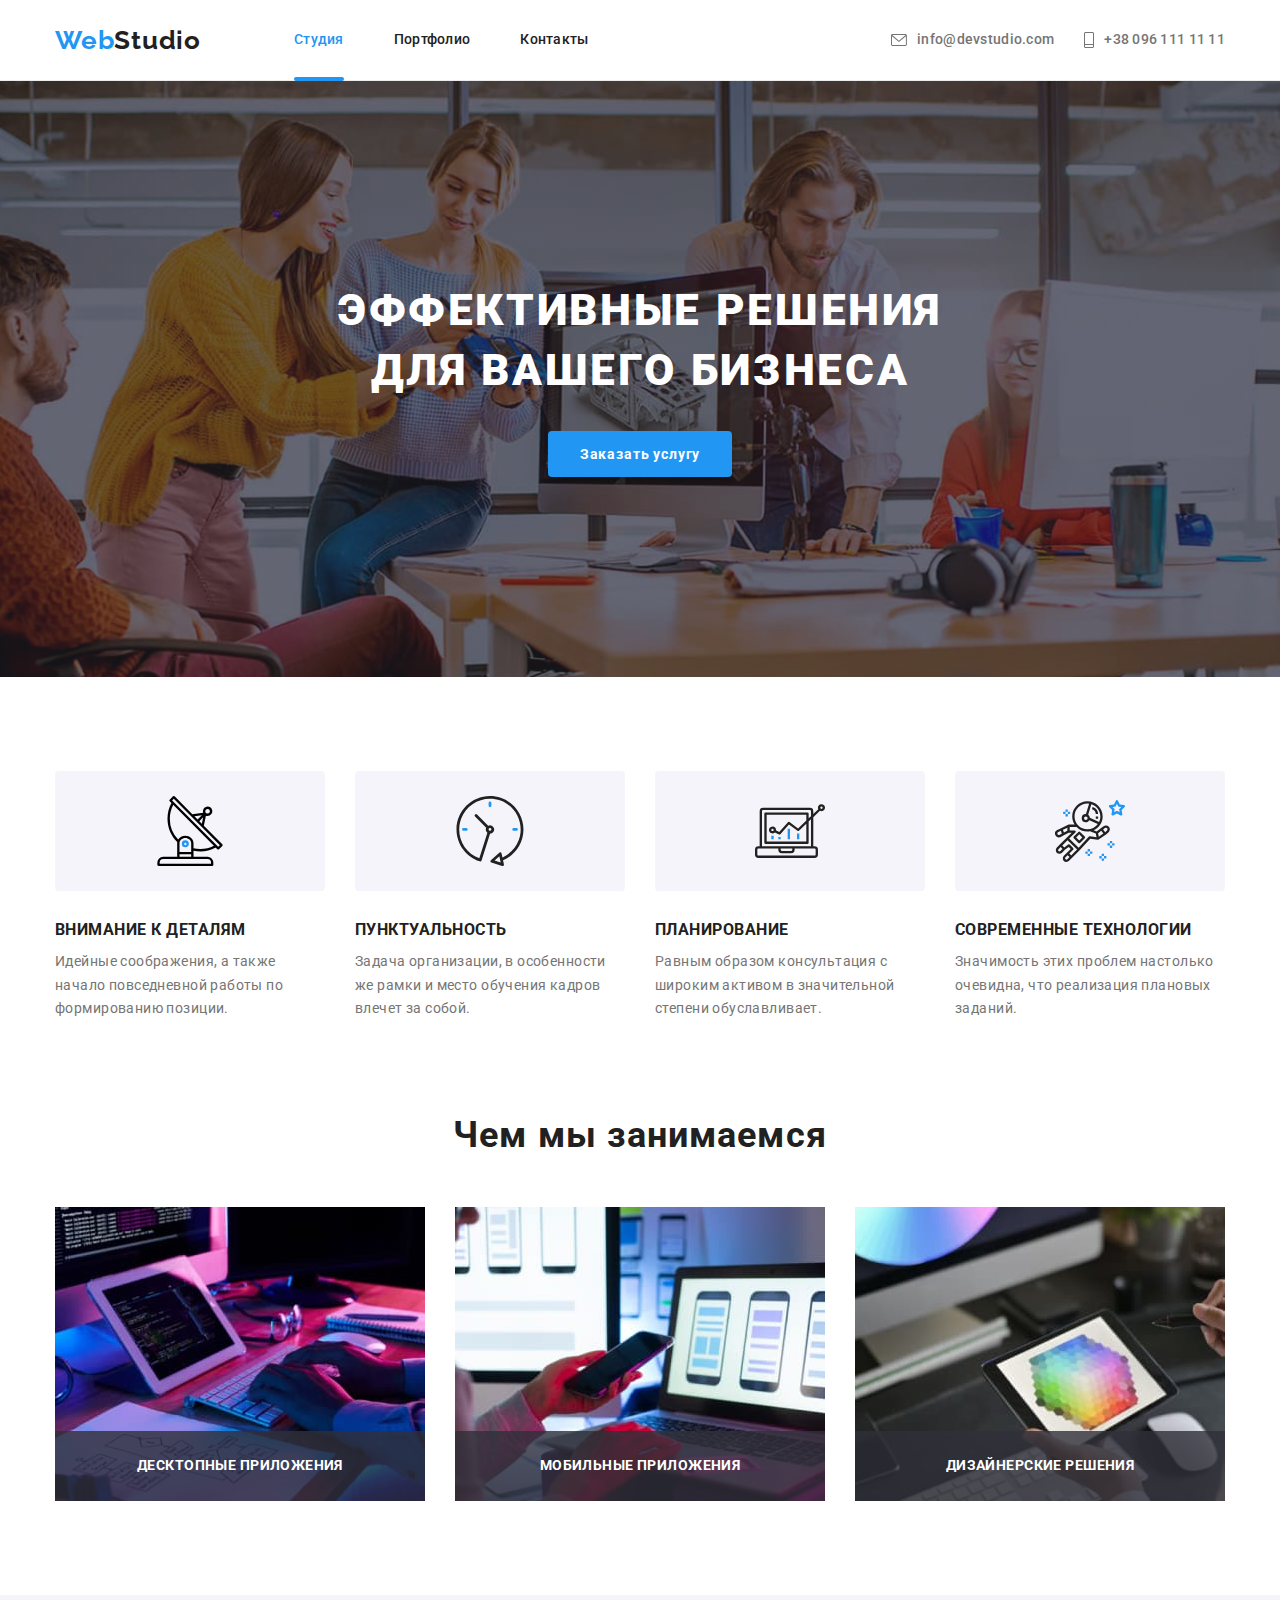
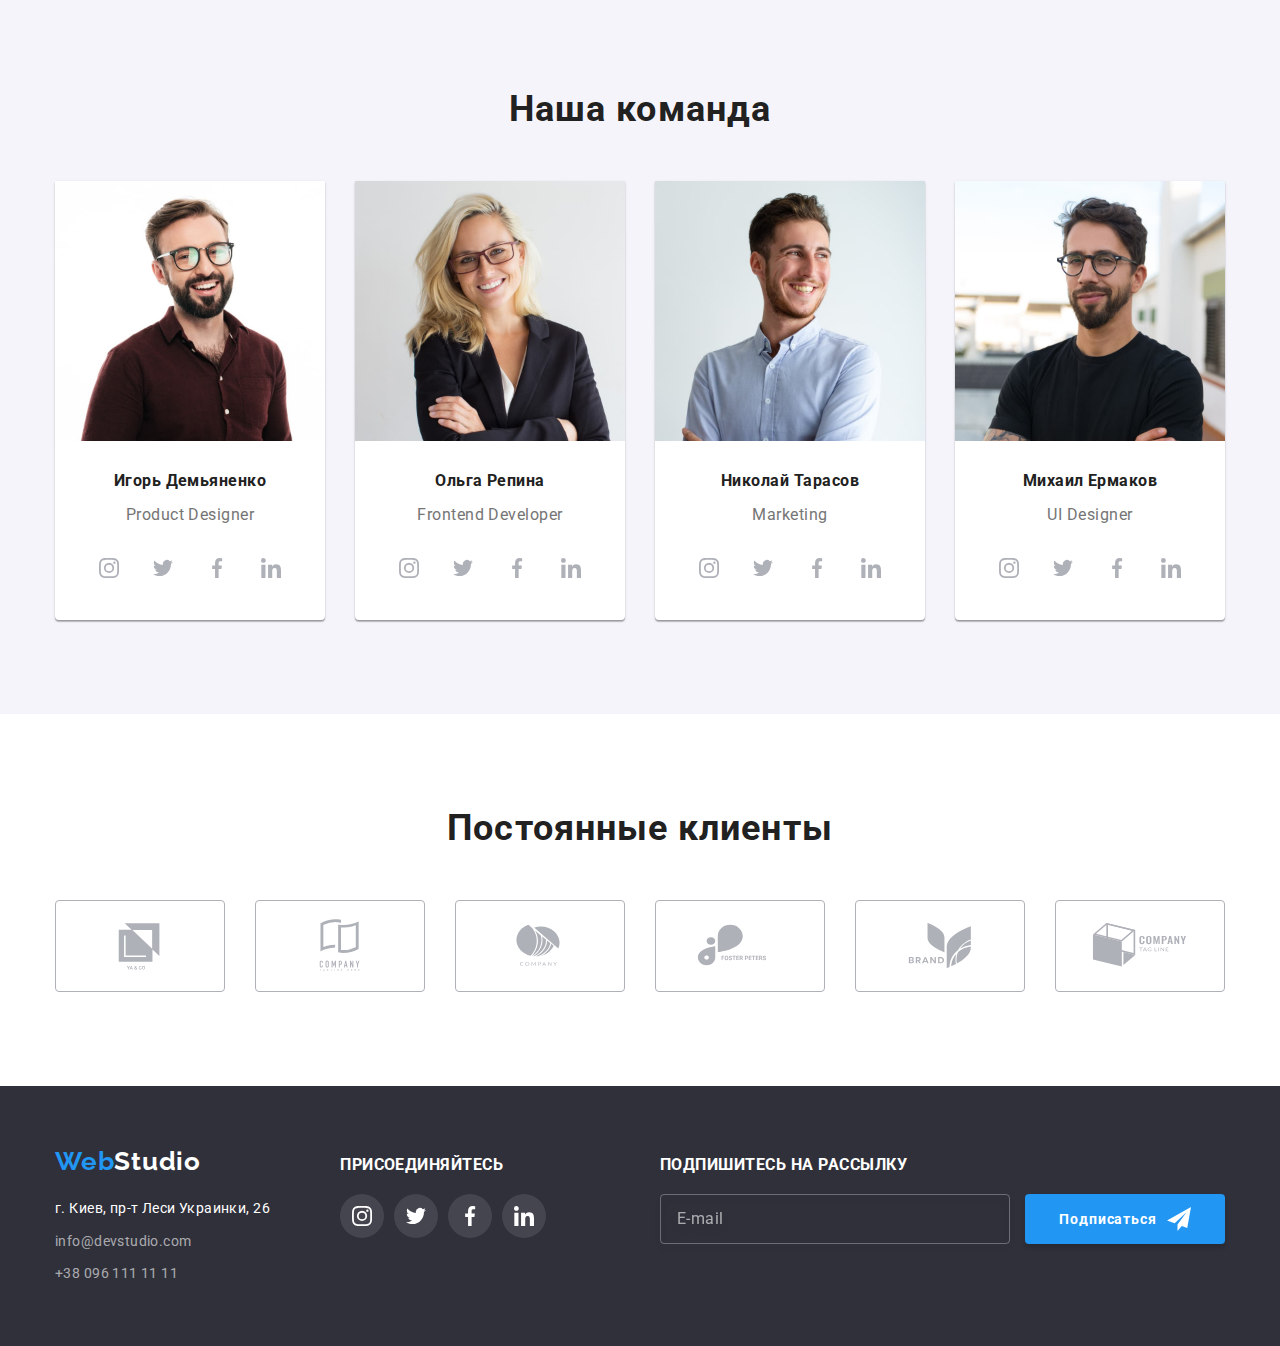
<file: index.html>
<!DOCTYPE html>
<html lang="ru">
  <head>
    <meta charset="UTF-8" />
    <meta http-equiv="X-UA-Compatible" content="IE=edge" />
    <meta name="viewport" content="width=device-width, initial-scale=1.0" />
    <title>Web Studio</title>
    <link rel="preconnect" href="https://fonts.googleapis.com" />
    <link rel="preconnect" href="https://fonts.gstatic.com" crossorigin />
    <link
      href="https://fonts.googleapis.com/css2?family=Raleway:wght@700&family=Roboto:wght@400;500;700;900&display=swap"
      rel="stylesheet"
    />
    <link rel="stylesheet" href="./css/main.min.css" />
  </head>
  <body>
    <header class="header">
      <div class="container header__container">
        <a href="/" class="logo"><span class="logo--web">Web</span>Studio</a>
        <nav>
          <ul class="nav">
            <li class="nav__item">
              <a class="nav__link nav__item--active" href="./index.html"
                >Студия</a
              >
            </li>
            <li class="nav__item">
              <a class="nav__link" href="./portfolio.html">Портфолио</a>
            </li>
            <li class="nav__item">
              <a class="nav__link" href="/">Контакты</a>
            </li>
          </ul>
        </nav>
        <ul class="adresses">
          <li class="adress__item">
            <a class="adress__link" href="mailto:info@devstudio.com">
              <svg class="adress__icon" width="16" height="12">
                <use href="./images/icons.svg#icon-envelope-icon"></use>
              </svg>
              info@devstudio.com</a
            >
            <!--змінити не можу, Prettier виправляє-->
          </li>
          <li class="adress__item">
            <a class="adress__link" href="tel:+380961111111"
              ><svg class="adress__icon" width="10" height="16">
                <use href="./images/icons.svg#icon-phone-icon"></use>
              </svg>
              +38 096 111 11 11</a
            >
          </li>
        </ul>
      </div>
    </header>
    <main>
      <section class="hero">
        <div class="container">
          <h1 class="hero__title">
            Эффективные решения<br />для вашего бизнеса
          </h1>
          <button class="btn" type="button" data-modal-open>
            Заказать услугу
          </button>
        </div>
      </section>
      <section class="section">
        <div class="container">
          <h2 class="section__title visually-hidden">Наши преимущества</h2>
          <ul class="advantages">
            <li class="advantages__item">
              <div class="advantages__icon-box">
                <svg class="advantages__icon">
                  <use href="./images/icons.svg#icon-antenna-icon"></use>
                </svg>
              </div>
              <h3 class="advantages__title">Внимание к деталям</h3>
              <p class="advantages__text">
                Идейные соображения, а также начало повседневной работы по
                формированию позиции.
              </p>
            </li>
            <li class="advantages__item">
              <div class="advantages__icon-box">
                <svg class="advantages__icon">
                  <use href="./images/icons.svg#icon-clock-icon"></use>
                </svg>
              </div>
              <h3 class="advantages__title">Пунктуальность</h3>
              <p class="advantages__text">
                Задача организации, в особенности же рамки и место обучения
                кадров влечет за собой.
              </p>
            </li>
            <li class="advantages__item">
              <div class="advantages__icon-box">
                <svg class="advantages__icon">
                  <use href="./images/icons.svg#icon-diagram-icon"></use>
                </svg>
              </div>
              <h3 class="advantages__title">Планирование</h3>
              <p class="advantages__text">
                Равным образом консультация с широким активом в значительной
                степени обуславливает.
              </p>
            </li>
            <li class="advantages__item">
              <div class="advantages__icon-box">
                <svg class="advantages__icon">
                  <use href="./images/icons.svg#icon-astronaut-icon"></use>
                </svg>
              </div>
              <h3 class="advantages__title">Современные технологии</h3>
              <p class="advantages__text">
                Значимость этих проблем настолько очевидна, что реализация
                плановых заданий.
              </p>
            </li>
          </ul>
        </div>
      </section>
      <section class="section--no-padding-top">
        <div class="container">
          <h2 class="section__title">Чем мы занимаемся</h2>
          <ul class="pictures-list">
            <li class="pictures-list__item">
              <img
                class="image"
                src="images/tech_1.jpg"
                alt="кодинг"
                width="370"
              />
              <p class="pictures-list__text">Десктопные приложения</p>
            </li>
            <li class="pictures-list__item">
              <img
                class="image"
                src="images/tech_2.jpg"
                alt="розкладка контента"
                width="370"
              />
              <p class="pictures-list__text">Мобильные приложения</p>
            </li>
            <li class="pictures-list__item">
              <img
                class="image"
                src="images/tech_3.jpg"
                alt="выбор цвета"
                width="370"
              />
              <p class="pictures-list__text">Дизайнерские решения</p>
            </li>
          </ul>
        </div>
      </section>
      <section class="section section--light-bg">
        <div class="container">
          <h2 class="section__title">Наша команда</h2>
          <ul class="crew-list">
            <li class="crew-list__item">
              <img
                class="image"
                src="images/crew_1.jpg"
                alt="Дизайнер продукта"
                width="270"
              />
              <div class="crew-list__box">
                <h3 class="crew-list__title">Игорь Демьяненко</h3>
                <p class="text" lang="en">Product Designer</p>
                <ul class="social">
                  <li class="social__item">
                    <a class="social__link" href="/">
                      <svg class="social__icon">
                        <use
                          href="./images/icons.svg#icon-instagram-icon"
                        ></use>
                      </svg>
                    </a>
                  </li>
                  <li class="social__item">
                    <a class="social__link" href="/">
                      <svg class="social__icon">
                        <use href="./images/icons.svg#icon-twitter-icon"></use>
                      </svg>
                    </a>
                  </li>
                  <li class="social__item">
                    <a class="social__link" href="/">
                      <svg class="social__icon">
                        <use href="./images/icons.svg#icon-facebook-icon"></use>
                      </svg>
                    </a>
                  </li>
                  <li class="social__item">
                    <a class="social__link" href="/">
                      <svg class="social__icon">
                        <use href="./images/icons.svg#icon-linkedin-icon"></use>
                      </svg>
                    </a>
                  </li>
                </ul>
              </div>
            </li>
            <li class="crew-list__item">
              <img
                class="image"
                src="images/crew_2.jpg"
                alt="Розработчик фронт-енд"
                width="270"
              />
              <div class="crew-list__box">
                <h3 class="crew-list__title">Ольга Репина</h3>
                <p class="text" lang="en">Frontend Developer</p>
                <ul class="social">
                  <li class="social__item">
                    <a class="social__link" href="/">
                      <svg class="social__icon">
                        <use
                          href="./images/icons.svg#icon-instagram-icon"
                        ></use>
                      </svg>
                    </a>
                  </li>
                  <li class="social__item">
                    <a class="social__link" href="/">
                      <svg class="social__icon">
                        <use href="./images/icons.svg#icon-twitter-icon"></use>
                      </svg>
                    </a>
                  </li>
                  <li class="social__item">
                    <a class="social__link" href="/">
                      <svg class="social__icon">
                        <use href="./images/icons.svg#icon-facebook-icon"></use>
                      </svg>
                    </a>
                  </li>
                  <li class="social__item">
                    <a class="social__link" href="/">
                      <svg class="social__icon">
                        <use href="./images/icons.svg#icon-linkedin-icon"></use>
                      </svg>
                    </a>
                  </li>
                </ul>
              </div>
            </li>
            <li class="crew-list__item">
              <img
                class="image"
                src="images/crew_3.jpg"
                alt="Глава маркетинга"
                width="270"
              />
              <div class="crew-list__box">
                <h3 class="crew-list__title">Николай Тарасов</h3>
                <p class="text" lang="en">Marketing</p>
                <ul class="social">
                  <li class="social__item">
                    <a class="social__link" href="/">
                      <svg class="social__icon">
                        <use
                          href="./images/icons.svg#icon-instagram-icon"
                        ></use>
                      </svg>
                    </a>
                  </li>
                  <li class="social__item">
                    <a class="social__link" href="/">
                      <svg class="social__icon">
                        <use href="./images/icons.svg#icon-twitter-icon"></use>
                      </svg>
                    </a>
                  </li>
                  <li class="social__item">
                    <a class="social__link" href="/">
                      <svg class="social__icon">
                        <use href="./images/icons.svg#icon-facebook-icon"></use>
                      </svg>
                    </a>
                  </li>
                  <li class="social__item">
                    <a class="social__link" href="/">
                      <svg class="social__icon">
                        <use href="./images/icons.svg#icon-linkedin-icon"></use>
                      </svg>
                    </a>
                  </li>
                </ul>
              </div>
            </li>
            <li class="crew-list__item">
              <img
                class="image"
                src="images/crew_4.jpg"
                alt="Дизайнер"
                width="270"
              />
              <div class="crew-list__box">
                <h3 class="crew-list__title">Михаил Ермаков</h3>
                <p class="text" lang="en">UI Designer</p>
                <ul class="social">
                  <li class="social__item">
                    <a class="social__link" href="/">
                      <svg class="social__icon">
                        <use
                          href="./images/icons.svg#icon-instagram-icon"
                        ></use>
                      </svg>
                    </a>
                  </li>
                  <li class="social__item">
                    <a class="social__link" href="/">
                      <svg class="social__icon">
                        <use href="./images/icons.svg#icon-twitter-icon"></use>
                      </svg>
                    </a>
                  </li>
                  <li class="social__item">
                    <a class="social__link" href="/">
                      <svg class="social__icon">
                        <use href="./images/icons.svg#icon-facebook-icon"></use>
                      </svg>
                    </a>
                  </li>
                  <li class="social__item">
                    <a class="social__link" href="/">
                      <svg class="social__icon">
                        <use href="./images/icons.svg#icon-linkedin-icon"></use>
                      </svg>
                    </a>
                  </li>
                </ul>
              </div>
      </section>
      <section class="section">
        <div class="container">
          <h2 class="section__title">Постоянные клиенты</h2>
          <ul class="clients">
            <li class="clients__item">
              <a class="clients__link" href="/">
                <svg class="clients__icon">
                  <use href="./images/icons.svg#icon-logo1-icon"></use>
                </svg>
              </a>
            </li>
            <li class="clients__item">
              <a class="clients__link" href="/">
                <svg class="clients__icon">
                  <use href="./images/icons.svg#icon-logo2-icon"></use>
                </svg>
              </a>
            </li>
            <li class="clients__item">
              <a class="clients__link" href="/">
                <svg class="clients__icon">
                  <use href="./images/icons.svg#icon-logo3-icon"></use>
                </svg>
              </a>
            </li>
            <li class="clients__item">
              <a class="clients__link" href="/">
                <svg class="clients__icon">
                  <use href="./images/icons.svg#icon-logo4-icon"></use>
                </svg>
              </a>
            </li>
            <li class="clients__item">
              <a class="clients__link" href="/">
                <svg class="clients__icon">
                  <use href="./images/icons.svg#icon-logo5-icon"></use>
                </svg>
              </a>
            </li>
            <li class="clients__item">
              <a class="clients__link" href="/">
                <svg class="clients__icon">
                  <use href="./images/icons.svg#icon-logo6-icon"></use>
                </svg>
              </a>
            </li>
          </ul>
        </div>
      </section>
    </main>
    <footer class="footer">
      <div class="container footer-container">
        <div class="adresses-section">
          <a href="/" class="footer__logo"
            ><span class="logo--web">Web</span>Studio</a
          >
          <address>
            <ul class="footer-adress">
              <li class="adress__el">
                <a
                  class="adress__link adress__location"
                  href="https://goo.gl/maps/9vUaXhKTsJwgG6u79"
                  target="_blank"
                  >г. Киев, пр-т Леси Украинки, 26</a
                >
              </li>
              <li class="adress__el">
                <a class="adress-link-footer" href="mailto:info@devstudio.com"
                  >info@devstudio.com</a
                >
              </li>
              <li class="adress__el">
                <a class="adress-link-footer" href="tel:+380961111111"
                  >+38 096 111 11 11</a
                >
              </li>
            </ul>
          </address>
        </div>
        <div class="follow-us">
          <h3 class="follow-us__title">присоединяйтесь</h3>
          <ul class="social">
            <li class="social__item">
              <a class="social__link--footer" href="/">
                <svg class="social__icon">
                  <use href="./images/icons.svg#icon-instagram-icon"></use>
                </svg>
              </a>
            </li>
            <li class="social__item">
              <a class="social__link--footer" href="/">
                <svg class="social__icon">
                  <use href="./images/icons.svg#icon-twitter-icon"></use>
                </svg>
              </a>
            </li>
            <li class="social__item">
              <a class="social__link--footer" href="/">
                <svg class="social__icon">
                  <use href="./images/icons.svg#icon-facebook-icon"></use>
                </svg>
              </a>
            </li>
            <li class="social__item">
              <a class="social__link--footer" href="/">
                <svg class="social__icon">
                  <use href="./images/icons.svg#icon-linkedin-icon"></use>
                </svg>
              </a>
            </li>
          </ul>
        </div>
        <div class="contact-modal">
          <h3 class="follow-us__title">Подпишитесь на рассылку</h3>
          <form class="contact-form" autocomplete="off">
            <input
              type="email"
              name="contact-email"
              class="contact-form__input"
              placeholder="E-mail"
            />
            <button type="submit" class="btn contact-button">
              Подписаться
              <svg class="icon-send" width="24" height="24">
                <use href="./images/icons.svg#icon-icon-send"></use>
              </svg>
            </button>
          </form>
        </div>
      </div>
    </footer>

    <div class="backdrop is-hidden" data-modal>
      <div class="modal">
        <button class="close-modal" type="button" data-modal-close>
          <svg class="criss-cross" width="18" height="18">
            <use href="./images/icons.svg#icon-criss-cross-icon"></use>
          </svg>
        </button>
        <p class="modal-headline">Оставьте свои данные, мы вам перезвоним</p>
        <form class="modal-form" autocomplete="off">
          <div class="form-field">
            <label class="input-label" for="name">
              <span class="input-text">Имя</span>
              <div class="input-container">
                <input
                  id="name"
                  class="input-field"
                  type="text"
                  name="name"
                  autofocus
                />
                <svg class="modal-icon" width="18" height="18">
                  <use href="./images/icons.svg#icon-person-modal-icon"></use>
                </svg>
              </div>
            </label>
          </div>
          <div class="form-field">
            <label class="input-label" for="tel">
              <span class="input-text">Телефон</span>
              <div class="input-container">
                <input
                  id="tel"
                  class="input-field"
                  type="tel"
                  name="phone-number"
                />
                <svg class="modal-icon" width="18" height="18">
                  <use href="./images/icons.svg#icon-phone-modal-icon"></use>
                </svg>
              </div>
            </label>
          </div>
          <div class="form-field">
            <label class="input-label" for="mail">
              <span class="input-text">Почта</span>
              <div class="input-container">
                <input
                  id="mail"
                  class="input-field"
                  type="email"
                  name="email"
                />
                <svg class="modal-icon" width="18" height="18">
                  <use href="./images/icons.svg#icon-email-modal-icon"></use>
                </svg>
              </div>
            </label>
          </div>

          <label class="input-label" for="comment">
            <span class="input-text">Комментарий</span></label
          >
          <textarea
            class="input-field comment"
            name="comment"
            id="comment"
            cols="30"
            rows="10"
            placeholder="Введите текст"
          ></textarea>

          <div class="checkbox-field">
            <label class="input-label checkbox-label">
              <input
                type="checkbox"
                name="terms-of-use"
                class="terms-of-use"
                value="I-agree"
              />Соглашаюсь с рассылкой и принимаю
              <a href="/" class="terms-of-use-link">Условия договора</a>
              <span class="checkbox-icon"></span>
            </label>
          </div>
          <button type="submit" class="btn submit-button">Отправить</button>
        </form>
      </div>
    </div>

    <script src="./js/modal.js"></script>
  </body>
</html>
</file>
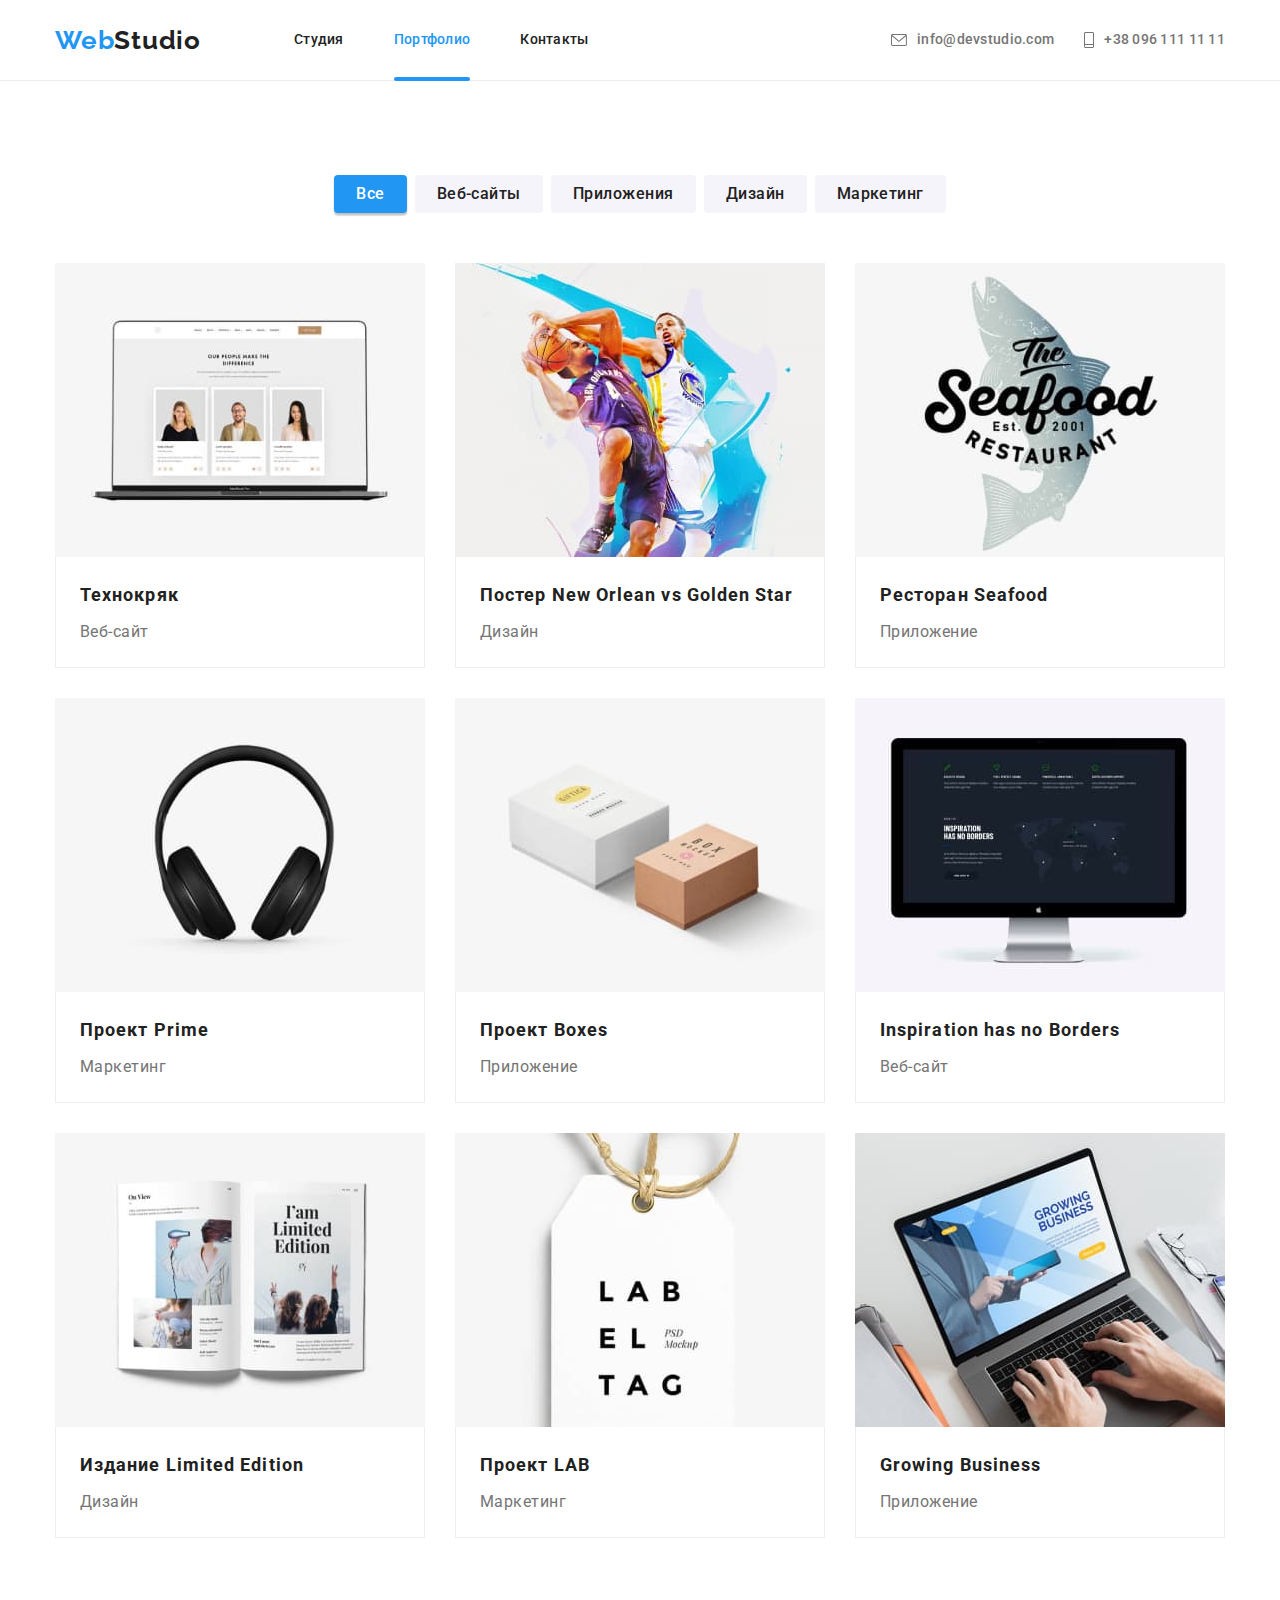
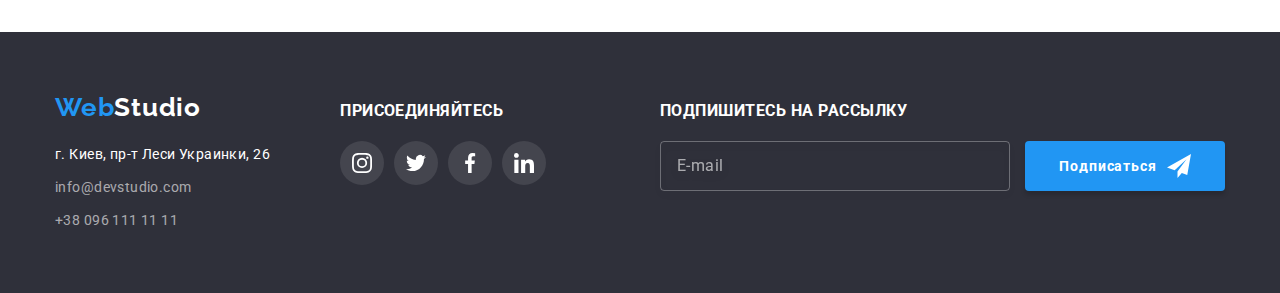
<file: portfolio.html>
<!DOCTYPE html>
<html lang="ru">
  <head>
    <meta charset="UTF-8" />
    <meta http-equiv="X-UA-Compatible" content="IE=edge" />
    <meta name="viewport" content="width=device-width, initial-scale=1.0" />
    <title>Web Studio</title>
    <link rel="preconnect" href="https://fonts.googleapis.com" />
    <link rel="preconnect" href="https://fonts.gstatic.com" crossorigin />
    <link
      href="https://fonts.googleapis.com/css2?family=Raleway:wght@700&family=Roboto:wght@400;500;700;900&display=swap"
      rel="stylesheet"
    />
    <link rel="stylesheet" href="./css/main.min.css" />
  </head>
  <body>
    <header class="header">
      <div class="container header__container">
        <a href="/" class="logo"><span class="logo--web">Web</span>Studio</a>
        <nav>
          <ul class="nav">
            <li class="nav__item">
              <a class="nav__link" href="./index.html">Студия</a>
            </li>
            <li class="nav__item nav__item--active">
              <a class="nav__link" href="./portfolio.html">Портфолио</a>
            </li>
            <li class="nav__item">
              <a class="nav__link" href="/">Контакты</a>
            </li>
          </ul>
        </nav>
        <ul class="adresses">
          <li class="adress__item">
            <a class="adress__link" href="mailto:info@devstudio.com">
              <svg class="adress__icon" width="16" height="12">
                <use href="./images/icons.svg#icon-envelope-icon"></use>
              </svg>
              info@devstudio.com</a
            >
            <!--змінити не можу, Prettier виправляє-->
          </li>
          <li class="adress__item">
            <a class="adress__link" href="tel:+380961111111"
              ><svg class="adress__icon" width="10" height="16">
                <use href="./images/icons.svg#icon-phone-icon"></use>
              </svg>
              +38 096 111 11 11</a
            >
          </li>
        </ul>
      </div>
    </header>
    <main>
      <section class="section">
        <div class="container">
          <h1 class="section__title visually-hidden">Портфолио</h1>
          <ul class="portf-filter">
            <li class="portf-filter__el">
              <button class="portf-filter__btn defoult-btn" type="button">
                Все
              </button>
            </li>
            <li class="portf-filter__el">
              <button class="portf-filter__btn" type="button">Веб-сайты</button>
            </li>
            <li class="portf-filter__el">
              <button class="portf-filter__btn" type="button">
                Приложения
              </button>
            </li>
            <li class="portf-filter__el">
              <button class="portf-filter__btn" type="button">Дизайн</button>
            </li>
            <li class="portf-filter__el">
              <button class="portf-filter__btn" type="button">Маркетинг</button>
            </li>
          </ul>
          <ul class="examples">
            <li class="examples__el">
              <a href="/" target="_blank" class="examples__link">
                <div class="examples__description">
                  <img
                    class="image"
                    src="images/proj-1.jpg"
                    alt="Открыть веб-сайт на ноутбуке"
                    width="370"
                  />
                  <p class="examples__description-text">
                    Ресурс предлагает комплексные предложения с разным уровнем
                    функционала и сервисов. Все это позволит посетителю получить
                    исчерпывающие сведения о компании или частном лице.
                  </p>
                </div>
                <div class="examples__text">
                  <h2 class="paragraf-head examples__head">Технокряк</h2>
                  <p class="text">Веб-сайт</p>
                </div></a
              >
            </li>
            <li class="examples__el">
              <a href="/" target="_blank" class="examples__link">
                <div class="examples__description">
                  <img
                    class="image"
                    src="images/proj-2.jpg"
                    alt="Баскетболисты борются за мяч"
                    width="370"
                  />
                  <p class="examples__description-text">
                    Ресурс предлагает комплексные предложения с разным уровнем
                    функционала и сервисов. Все это позволит посетителю получить
                    исчерпывающие сведения о компании или частном лице.
                  </p>
                </div>
                <div class="examples__text">
                  <h2 class="paragraf-head examples__head">
                    Постер <span lang="en">New Orlean vs Golden Star</span>
                  </h2>
                  <p class="text">Дизайн</p>
                </div></a
              >
            </li>
            <li class="examples__el">
              <a href="/" target="_blank" class="examples__link">
                <div class="examples__description">
                  <img
                    class="image"
                    src="images/proj-3.jpg"
                    alt="Стильный логотип"
                    width="370"
                  />
                  <p class="examples__description-text">
                    Ресурс предлагает комплексные предложения с разным уровнем
                    функционала и сервисов. Все это позволит посетителю получить
                    исчерпывающие сведения о компании или частном лице.
                  </p>
                </div>
                <div class="examples__text">
                  <h2 class="paragraf-head examples__head">
                    Ресторан <span lang="en">Seafood</span>
                  </h2>
                  <p class="text">Приложение</p>
                </div></a
              >
            </li>
            <li class="examples__el">
              <a href="/" target="_blank" class="examples__link">
                <div class="examples__description">
                  <img
                    class="image"
                    src="images/proj-4.jpg"
                    alt="Наушники"
                    width="370"
                  />
                  <p class="examples__description-text">
                    Ресурс предлагает комплексные предложения с разным уровнем
                    функционала и сервисов. Все это позволит посетителю получить
                    исчерпывающие сведения о компании или частном лице.
                  </p>
                </div>
                <div class="examples__text">
                  <h2 class="paragraf-head examples__head">
                    Проект <span lang="en">Prime</span>
                  </h2>
                  <p class="text">Маркетинг</p>
                </div></a
              >
            </li>
            <li class="examples__el">
              <a href="/" target="_blank" class="examples__link">
                <div class="examples__description">
                  <img
                    class="image"
                    src="images/proj-5.jpg"
                    alt="Аккуратные коробки"
                    width="370"
                  />
                  <p class="examples__description-text">
                    Ресурс предлагает комплексные предложения с разным уровнем
                    функционала и сервисов. Все это позволит посетителю получить
                    исчерпывающие сведения о компании или частном лице.
                  </p>
                </div>
                <div class="examples__text">
                  <h2 class="paragraf-head examples__head">
                    Проект <span lang="en">Boxes</span>
                  </h2>
                  <p class="text">Приложение</p>
                </div></a
              >
            </li>
            <li class="examples__el">
              <a href="/" target="_blank" class="examples__link">
                <div class="examples__description">
                  <img
                    class="image"
                    src="images/proj-6.jpg"
                    alt="Открытый сайт на экране компьютера"
                    width="370"
                  />
                  <p class="examples__description-text">
                    Ресурс предлагает комплексные предложения с разным уровнем
                    функционала и сервисов. Все это позволит посетителю получить
                    исчерпывающие сведения о компании или частном лице.
                  </p>
                </div>
                <div class="examples__text">
                  <h2 class="paragraf-head examples__head" lang="en">
                    Inspiration has no Borders
                  </h2>
                  <p class="text">Веб-сайт</p>
                </div></a
              >
            </li>
            <li class="examples__el">
              <a href="/" target="_blank" class="examples__link">
                <div class="examples__description">
                  <img
                    class="image"
                    src="images/proj-7.jpg"
                    alt="Открытый журнал"
                    width="370"
                  />
                  <p class="examples__description-text">
                    Ресурс предлагает комплексные предложения с разным уровнем
                    функционала и сервисов. Все это позволит посетителю получить
                    исчерпывающие сведения о компании или частном лице.
                  </p>
                </div>
                <div class="examples__text">
                  <h2 class="paragraf-head examples__head">
                    Издание <span lang="en">Limited Edition</span>
                  </h2>
                  <p class="text">Дизайн</p>
                </div></a
              >
            </li>
            <li class="examples__el">
              <a href="/" target="_blank" class="examples__link">
                <div class="examples__description">
                  <img
                    class="image"
                    src="images/proj-8.jpg"
                    alt="Стильный логотип"
                    width="370"
                  />
                  <p class="examples__description-text">
                    Ресурс предлагает комплексные предложения с разным уровнем
                    функционала и сервисов. Все это позволит посетителю получить
                    исчерпывающие сведения о компании или частном лице.
                  </p>
                </div>
                <div class="examples__text">
                  <h2 class="paragraf-head examples__head">
                    Проект <span lang="en">LAB</span>
                  </h2>
                  <p class="text">Маркетинг</p>
                </div></a
              >
            </li>
            <li class="examples__el">
              <a href="/" target="_blank" class="examples__link">
                <div class="examples__description">
                  <img
                    class="image"
                    src="images/proj-9.jpg"
                    alt="Работа за ноутом"
                    width="370"
                  />
                  <p class="examples__description-text">
                    Ресурс предлагает комплексные предложения с разным уровнем
                    функционала и сервисов. Все это позволит посетителю получить
                    исчерпывающие сведения о компании или частном лице.
                  </p>
                </div>
                <div class="examples__text">
                  <h2 class="paragraf-head examples__head" lang="en">
                    Growing Business
                  </h2>
                  <p class="text">Приложение</p>
                </div></a
              >
            </li>
          </ul>
        </div>
      </section>
    </main>
    <footer class="footer">
      <div class="container footer-container">
        <div class="adresses-section">
          <a href="/" class="footer__logo"
            ><span class="logo--web">Web</span>Studio</a
          >
          <address>
            <ul class="footer-adress">
              <li class="adress__el">
                <a
                  class="adress__link adress__location"
                  href="https://goo.gl/maps/9vUaXhKTsJwgG6u79"
                  target="_blank"
                  >г. Киев, пр-т Леси Украинки, 26</a
                >
              </li>
              <li class="adress__el">
                <a class="adress-link-footer" href="mailto:info@devstudio.com"
                  >info@devstudio.com</a
                >
              </li>
              <li class="adress__el">
                <a class="adress-link-footer" href="tel:+380961111111"
                  >+38 096 111 11 11</a
                >
              </li>
            </ul>
          </address>
        </div>
        <div class="follow-us">
          <h3 class="follow-us__title">присоединяйтесь</h3>
          <ul class="social">
            <li class="social__item">
              <a class="social__link--footer" href="/">
                <svg class="social__icon">
                  <use href="./images/icons.svg#icon-instagram-icon"></use>
                </svg>
              </a>
            </li>
            <li class="social__item">
              <a class="social__link--footer" href="/">
                <svg class="social__icon">
                  <use href="./images/icons.svg#icon-twitter-icon"></use>
                </svg>
              </a>
            </li>
            <li class="social__item">
              <a class="social__link--footer" href="/">
                <svg class="social__icon">
                  <use href="./images/icons.svg#icon-facebook-icon"></use>
                </svg>
              </a>
            </li>
            <li class="social__item">
              <a class="social__link--footer" href="/">
                <svg class="social__icon">
                  <use href="./images/icons.svg#icon-linkedin-icon"></use>
                </svg>
              </a>
            </li>
          </ul>
        </div>
        <div class="contact-modal">
          <h3 class="follow-us__title">Подпишитесь на рассылку</h3>
          <form class="contact-form" autocomplete="off">
            <input
              type="email"
              name="contact-email"
              class="contact-form__input"
              placeholder="E-mail"
            />
            <button type="submit" class="btn contact-button">
              Подписаться
              <svg class="icon-send" width="24" height="24">
                <use href="./images/icons.svg#icon-icon-send"></use>
              </svg>
            </button>
          </form>
        </div>
      </div>
    </footer>
  </body>
</html>
</file>
<file: css/main.min.css>
*,::before,::after{-webkit-box-sizing:border-box;box-sizing:border-box}html{-moz-tab-size:4;-o-tab-size:4;tab-size:4}html{line-height:1.15;-webkit-text-size-adjust:100%}body{margin:0}body{font-family:system-ui,-apple-system,"Segoe UI",Roboto,Helvetica,Arial,sans-serif,"Apple Color Emoji","Segoe UI Emoji"}hr{height:0;color:inherit}abbr[title]{-webkit-text-decoration:underline dotted;text-decoration:underline dotted}b,strong{font-weight:bolder}code,kbd,samp,pre{font-family:ui-monospace, SFMono-Regular, Consolas, 'Liberation Mono', Menlo, monospace;font-size:1em}small{font-size:80%}sub,sup{font-size:75%;line-height:0;position:relative;vertical-align:baseline}sub{bottom:-0.25em}sup{top:-0.5em}table{text-indent:0;border-color:inherit}button,input,optgroup,select,textarea{font-family:inherit;font-size:100%;line-height:1.15;margin:0}button,select{text-transform:none}button,[type='button'],[type='reset'],[type='submit']{-webkit-appearance:button}::-moz-focus-inner{border-style:none;padding:0}:-moz-focusring{outline:1px dotted ButtonText}:-moz-ui-invalid{box-shadow:none}legend{padding:0}progress{vertical-align:baseline}::-webkit-inner-spin-button,::-webkit-outer-spin-button{height:auto}[type='search']{-webkit-appearance:textfield;outline-offset:-2px}::-webkit-search-decoration{-webkit-appearance:none}::-webkit-file-upload-button{-webkit-appearance:button;font:inherit}summary{display:list-item}p,h1,h2,h3,h4,h5{margin:0}ul{margin:0;padding:0;list-style-type:none}body{margin:0;font-family:"Roboto", sans-serif;background-color:#fff;font-size:14px;color:#757575}.visually-hidden{border:0;clip:rect(0 0 0 0);height:auto;margin:0;overflow:hidden;padding:0;position:absolute;width:1px;white-space:nowrap}.social,.advantages,.pictures-list,.crew-list,.clients,.clients__link,.portf-filter,.examples{display:-webkit-box;display:-ms-flexbox;display:flex;-webkit-box-pack:center;-ms-flex-pack:center;justify-content:center}.advantages__title,.pictures-list__text,.follow-us__title{margin-bottom:10px;font-weight:700;line-height:1.14;letter-spacing:0.03em;color:#212121;text-transform:uppercase}.flex-container,.header__container{display:-webkit-box;display:-ms-flexbox;display:flex;-webkit-box-align:center;-ms-flex-align:center;align-items:center}.container{width:1200px;padding-left:15px;padding-right:15px;margin:0 auto}.section,.section--no-padding-top{padding-top:94px;padding-bottom:94px}.nav{display:-webkit-box;display:-ms-flexbox;display:flex}.nav__item{position:relative}.nav__item+.nav__item{margin-left:50px}.nav__link{font-weight:500;line-height:1.14;letter-spacing:0.02em;color:#212121;text-decoration:none}.nav__link{display:block;padding-top:32px;padding-bottom:32px;-webkit-transition:color 250ms cubic-bezier(0.4, 0, 0.2, 1);transition:color 250ms cubic-bezier(0.4, 0, 0.2, 1)}.nav__link:hover,.nav__link:focus,.nav__item--active .nav__link{color:#2196f3}.nav__item--active{color:#2196f3}.nav__item--active::after{position:absolute;bottom:-1px;left:0;content:"";background-color:#2196f3;width:100%;height:4px;border-radius:2px}.logo,.footer__logo{margin-right:93px;color:#212121;font-family:"Raleway", sans-serif;font-weight:700;font-size:26px;text-decoration:none;line-height:1.19;letter-spacing:0.03em}.logo--second-half{margin-right:93px;color:#212121}.footer__logo{margin:0;display:block;margin-bottom:20px;color:#fff}.logo--web{color:#2196f3}.adress__item+.adress__item{margin-left:30px}.adress__link{display:block;padding-top:32px;padding-bottom:32px;-webkit-transition:color 250ms cubic-bezier(0.4, 0, 0.2, 1);transition:color 250ms cubic-bezier(0.4, 0, 0.2, 1)}.adress__link:hover,.adress__link:focus{color:#2196f3}.adresses{display:-webkit-box;display:-ms-flexbox;display:flex;-webkit-box-pack:center;-ms-flex-pack:center;justify-content:center;margin-left:auto}.adress__link{display:-webkit-box;display:-ms-flexbox;display:flex;-webkit-box-align:center;-ms-flex-align:center;align-items:center;font-weight:500;line-height:1.14;letter-spacing:0.02em;font-style:normal;color:#757575;text-decoration:none;text-align:center}.adress__icon{margin-right:10px;fill:currentColor;float:left}.adress-link-footer{font-weight:400;font-style:normal;line-height:1.71;letter-spacing:0.03em;text-decoration:none;color:rgba(255,255,255,0.6);-webkit-transition:color 250ms cubic-bezier(0.4, 0, 0.2, 1);transition:color 250ms cubic-bezier(0.4, 0, 0.2, 1)}.adress-link-footer:focus,.adress-link-footer:hover{color:#2196f3}.header{border-bottom:1px solid #ececec}.hero{max-width:1600px;max-height:600px;padding-top:200px;padding-bottom:200px;margin-left:auto;margin-right:auto;background-color:#2f303a;text-align:center;font-family:inherit;background-image:-webkit-gradient(linear, left top, left bottom, from(rgba(47,48,58,0.4)), to(rgba(47,48,58,0.4))),url(../images/hero-background.jpg);background-image:linear-gradient(rgba(47,48,58,0.4), rgba(47,48,58,0.4)),url(../images/hero-background.jpg);background-position:center;background-repeat:no-repeat;background-size:cover}.hero__title{font-weight:900;font-size:44px;color:#fff;line-height:1.36;letter-spacing:0.06em;text-transform:uppercase;margin:0;margin-bottom:30px}.btn{padding-top:10px;padding-bottom:10px;padding-left:32px;padding-right:32px;font-family:"Roboto", sans-serif;font-weight:700;background-color:#2196f3;color:#fff;cursor:pointer;line-height:1.875;letter-spacing:0.06em;border:none;-webkit-box-shadow:0px 4px 4px rgba(0,0,0,0.15);box-shadow:0px 4px 4px rgba(0,0,0,0.15);border-radius:4px;-webkit-transition:background-color 250ms cubic-bezier(0.4, 0, 0.2, 1);transition:background-color 250ms cubic-bezier(0.4, 0, 0.2, 1)}.btn:hover,.btn:focus{background-color:#188ce8}.image{display:block;max-width:100%;height:auto}.section__title{font-weight:700;font-size:36px;text-align:center;color:#212121;line-height:1.16;letter-spacing:0.03em;margin-bottom:50px}.social{margin-top:16px}.social__item{width:44px;height:44px}.social__item:not(:last-child){margin-right:10px}.social__link,.social__link--footer{display:-webkit-box;display:-ms-flexbox;display:flex;-webkit-box-align:center;-ms-flex-align:center;align-items:center;-webkit-box-pack:center;-ms-flex-pack:center;justify-content:center;width:100%;height:100%;border-radius:50%;background-color:#fff;color:#afb1b8;-webkit-transition:color 250ms cubic-bezier(0.4, 0, 0.2, 1),background-color 250ms cubic-bezier(0.4, 0, 0.2, 1);transition:color 250ms cubic-bezier(0.4, 0, 0.2, 1),background-color 250ms cubic-bezier(0.4, 0, 0.2, 1)}.social__link:hover,.social__link--footer:hover,.social__link:focus,.social__link--footer:focus{background-color:#2196f3;color:#fff}.social__icon{width:20px;height:20px;fill:currentColor}.social__link--footer{color:#fff;background-color:rgba(255,255,255,0.1);-webkit-transition:background-color 250ms cubic-bezier(0.4, 0, 0.2, 1);transition:background-color 250ms cubic-bezier(0.4, 0, 0.2, 1)}.social__link--footer:hover,.social__link--footer:focus{background-color:#2196f3}.advantages__item{max-width:270px}.advantages__item+.advantages__item{margin-left:30px}.advantages__icon-box{display:-webkit-box;display:-ms-flexbox;display:flex;-webkit-box-pack:center;-ms-flex-pack:center;justify-content:center;-webkit-box-align:center;-ms-flex-align:center;align-items:center;height:120px;background-color:#f5f4fa;border-radius:4px;margin-bottom:30px}.advantages__icon{width:70px;height:70px;-webkit-box-align:center;-ms-flex-align:center;align-items:center}.advantages__text{line-height:1.71;letter-spacing:0.03em}.text{font-size:16px;line-height:1.875;letter-spacing:0.03em;color:#757575}.pictures-list__text{position:absolute;left:0;bottom:0;width:100%;height:70px;display:-webkit-box;display:-ms-flexbox;display:flex;-webkit-box-pack:center;-ms-flex-pack:center;justify-content:center;-webkit-box-align:center;-ms-flex-align:center;align-items:center;margin:0;color:#fff;background-color:rgba(47,48,58,0.8)}.section--no-padding-top{padding-top:0}.pictures-list__item{position:relative}.pictures-list__item+.pictures-list__item{margin-left:30px}.crew-list__title{margin-bottom:10px;font-weight:700;font-size:16px;line-height:1.1875;letter-spacing:0.03em;color:#212121}.section--light-bg{background-color:#f5f4fa}.crew-list__item{text-align:center;background-color:#fff;-webkit-box-shadow:0px 1px 3px rgba(0,0,0,0.12),0px 1px 1px rgba(0,0,0,0.14),0px 2px 1px rgba(0,0,0,0.2);box-shadow:0px 1px 3px rgba(0,0,0,0.12),0px 1px 1px rgba(0,0,0,0.14),0px 2px 1px rgba(0,0,0,0.2);border-radius:0px 0px 4px 4px}.crew-list__item:not(:first-child){margin-left:30px}.crew-list__box{padding-top:30px;padding-bottom:30px}.clients__link{-webkit-box-align:center;-ms-flex-align:center;align-items:center;width:100%;height:100%;border:1px solid #afb1b8;border-radius:4px;color:#afb1b8;-webkit-transition:color 250ms cubic-bezier(0.4, 0, 0.2, 1),border-color 250ms cubic-bezier(0.4, 0, 0.2, 1);transition:color 250ms cubic-bezier(0.4, 0, 0.2, 1),border-color 250ms cubic-bezier(0.4, 0, 0.2, 1)}.clients__link:hover,.clients__link:focus{border-color:#2196f3;color:#2196f3}.clients__item{width:170px;height:92px}.clients__item+.clients__item{margin-left:30px}.clients__icon{width:106px;height:60px;fill:currentColor}.portf-filter{margin-bottom:50px}.portf-filter__el:nth-child(n+2){margin-left:8px}.examples{-ms-flex-wrap:wrap;flex-wrap:wrap}.paragraf-head{font-weight:700;font-size:18px;line-height:2;letter-spacing:0.06em;color:#212121}.examples__el{-webkit-box-sizing:border-box;box-sizing:border-box;margin-bottom:30px;margin-left:30px}.examples__el:nth-child(3n+1){margin-left:0}.examples__el:nth-last-child(-n+3){margin-bottom:0}.examples__description{position:relative;overflow:hidden}.examples__description-text{position:absolute;top:0;left:0;width:100%;height:100%;padding:63px 24px;font-size:18px;line-height:1.56;letter-spacing:0.03em;color:#fff;background-color:rgba(33,150,243,0.9);-webkit-transform:translateY(100%);transform:translateY(100%);-webkit-transition:-webkit-transform 250ms cubic-bezier(0.4, 0, 0.2, 1);transition:-webkit-transform 250ms cubic-bezier(0.4, 0, 0.2, 1);transition:transform 250ms cubic-bezier(0.4, 0, 0.2, 1);transition:transform 250ms cubic-bezier(0.4, 0, 0.2, 1), -webkit-transform 250ms cubic-bezier(0.4, 0, 0.2, 1)}.examples__link:hover .examples__description-text,.examples__link:focus .examples__description-text{-webkit-transform:translateY(0);transform:translateY(0)}.examples__link{display:block;-webkit-transition:-webkit-box-shadow 250ms cubic-bezier(0.4, 0, 0.2, 1);transition:-webkit-box-shadow 250ms cubic-bezier(0.4, 0, 0.2, 1);transition:box-shadow 250ms cubic-bezier(0.4, 0, 0.2, 1);transition:box-shadow 250ms cubic-bezier(0.4, 0, 0.2, 1), -webkit-box-shadow 250ms cubic-bezier(0.4, 0, 0.2, 1);text-decoration:none}.examples__link:hover,.examples__link:focus{-webkit-box-shadow:0px 1px 1px rgba(0,0,0,0.12),0px 4px 4px rgba(0,0,0,0.06),1px 4px 6px rgba(0,0,0,0.16);box-shadow:0px 1px 1px rgba(0,0,0,0.12),0px 4px 4px rgba(0,0,0,0.06),1px 4px 6px rgba(0,0,0,0.16)}.examples__text{padding:20px 24px;border-bottom:1px solid #eeeeee;border-left:1px solid #eeeeee;border-right:1px solid #eeeeee}.examples__head{margin-bottom:4px}.portf-filter__btn{padding:6px 22px 6px 22px;font-family:"Roboto", sans-serif;font-weight:500;font-size:16px;line-height:1.625;letter-spacing:0.03em;color:#212121;background-color:#f5f4fa;cursor:pointer;border:none;border-radius:4px;-webkit-transition:color 250ms cubic-bezier(0.4, 0, 0.2, 1),background-color 250ms cubic-bezier(0.4, 0, 0.2, 1),-webkit-box-shadow 250ms cubic-bezier(0.4, 0, 0.2, 1);transition:color 250ms cubic-bezier(0.4, 0, 0.2, 1),background-color 250ms cubic-bezier(0.4, 0, 0.2, 1),-webkit-box-shadow 250ms cubic-bezier(0.4, 0, 0.2, 1);transition:color 250ms cubic-bezier(0.4, 0, 0.2, 1),background-color 250ms cubic-bezier(0.4, 0, 0.2, 1),box-shadow 250ms cubic-bezier(0.4, 0, 0.2, 1);transition:color 250ms cubic-bezier(0.4, 0, 0.2, 1),background-color 250ms cubic-bezier(0.4, 0, 0.2, 1),box-shadow 250ms cubic-bezier(0.4, 0, 0.2, 1),-webkit-box-shadow 250ms cubic-bezier(0.4, 0, 0.2, 1)}.portf-filter__btn:hover,.portf-filter__btn:focus{color:#fff;background-color:#2196f3;-webkit-box-shadow:0px 3px 1px rgba(0,0,0,0.1),0px 1px 2px rgba(0,0,0,0.08),0px 2px 2px rgba(0,0,0,0.12);box-shadow:0px 3px 1px rgba(0,0,0,0.1),0px 1px 2px rgba(0,0,0,0.08),0px 2px 2px rgba(0,0,0,0.12)}.defoult-btn{color:#fff;background-color:#2196f3;-webkit-box-shadow:0px 3px 1px rgba(0,0,0,0.1),0px 1px 2px rgba(0,0,0,0.08),0px 2px 2px rgba(0,0,0,0.12);box-shadow:0px 3px 1px rgba(0,0,0,0.1),0px 1px 2px rgba(0,0,0,0.08),0px 2px 2px rgba(0,0,0,0.12)}.footer{padding-top:60px;padding-bottom:60px;background-color:#2f303a}.footer-container{display:-webkit-box;display:-ms-flexbox;display:flex;-webkit-box-align:baseline;-ms-flex-align:baseline;align-items:baseline}.adresses-section{margin-right:70px}.adress__el+.adress__el{margin-top:9px}.adress__location{display:inline-block;padding:0;color:#fff;font-weight:400;line-height:1.71;letter-spacing:0.03em}.follow-us__title{color:#ffffff;margin-bottom:20px}.social{margin-top:16px}.social__item{width:44px;height:44px}.social__item:not(:last-child){margin-right:10px}.social__link,.social__link--footer{display:-webkit-box;display:-ms-flexbox;display:flex;-webkit-box-align:center;-ms-flex-align:center;align-items:center;-webkit-box-pack:center;-ms-flex-pack:center;justify-content:center;width:100%;height:100%;border-radius:50%;background-color:#fff;color:#afb1b8;-webkit-transition:color 250ms cubic-bezier(0.4, 0, 0.2, 1),background-color 250ms cubic-bezier(0.4, 0, 0.2, 1);transition:color 250ms cubic-bezier(0.4, 0, 0.2, 1),background-color 250ms cubic-bezier(0.4, 0, 0.2, 1)}.social__link:hover,.social__link--footer:hover,.social__link:focus,.social__link--footer:focus{background-color:#2196f3;color:#fff}.social__icon{width:20px;height:20px;fill:currentColor}.social__link--footer{color:#fff;background-color:rgba(255,255,255,0.1);-webkit-transition:background-color 250ms cubic-bezier(0.4, 0, 0.2, 1);transition:background-color 250ms cubic-bezier(0.4, 0, 0.2, 1)}.social__link--footer:hover,.social__link--footer:focus{background-color:#2196f3}.contact-modal{margin-left:auto}.contact-form__input{width:350px;height:50px;padding:15px 16px;margin-right:12px;color:#fff;background-color:transparent;border:1px solid rgba(255,255,255,0.3);-webkit-box-sizing:border-box;box-sizing:border-box;-webkit-filter:drop-shadow(0px 4px 4px rgba(0,0,0,0.15));filter:drop-shadow(0px 4px 4px rgba(0,0,0,0.15));border-radius:4px;outline:transparent;-webkit-transition:border-color 250ms cubic-bezier(0.4, 0, 0.2, 1);transition:border-color 250ms cubic-bezier(0.4, 0, 0.2, 1)}.contact-form__input::-webkit-input-placeholder{font-size:16px;line-height:1.25;letter-spacing:0.03em;color:rgba(255,255,255,0.6)}.contact-form__input:-ms-input-placeholder{font-size:16px;line-height:1.25;letter-spacing:0.03em;color:rgba(255,255,255,0.6)}.contact-form__input::-ms-input-placeholder{font-size:16px;line-height:1.25;letter-spacing:0.03em;color:rgba(255,255,255,0.6)}.contact-form__input::placeholder{font-size:16px;line-height:1.25;letter-spacing:0.03em;color:rgba(255,255,255,0.6)}.contact-form__input:focus{border-color:#2196f3}.contact-button{display:-webkit-inline-box;display:-ms-inline-flexbox;display:inline-flex;-webkit-box-align:center;-ms-flex-align:center;align-items:center;-webkit-box-pack:center;-ms-flex-pack:center;justify-content:center;height:50px;width:200px;color:#fff;border:none}.icon-send{margin-left:10px;fill:currentColor}.backdrop{position:fixed;top:0;left:0;width:100%;height:100%;background-color:rgba(0,0,0,0.2);opacity:1;-webkit-transition:opacity 250ms cubic-bezier(0.4, 0, 0.2, 1);transition:opacity 250ms cubic-bezier(0.4, 0, 0.2, 1)}.modal{position:absolute;top:50%;left:50%;-webkit-transform:translate(-50%, -50%) scale(1);transform:translate(-50%, -50%) scale(1);height:581px;width:528px;padding:40px;background-color:#fff;-webkit-box-shadow:0px 1px 3px rgba(0,0,0,0.12),0px 1px 1px rgba(0,0,0,0.14),0px 2px 1px rgba(0,0,0,0.2);box-shadow:0px 1px 3px rgba(0,0,0,0.12),0px 1px 1px rgba(0,0,0,0.14),0px 2px 1px rgba(0,0,0,0.2);border-radius:4px;-webkit-transition:-webkit-transform 250ms cubic-bezier(0.4, 0, 0.2, 1);transition:-webkit-transform 250ms cubic-bezier(0.4, 0, 0.2, 1);transition:transform 250ms cubic-bezier(0.4, 0, 0.2, 1);transition:transform 250ms cubic-bezier(0.4, 0, 0.2, 1), -webkit-transform 250ms cubic-bezier(0.4, 0, 0.2, 1)}.modal-headline{margin-bottom:12px;font-weight:700;font-size:20px;line-height:1.15;text-align:center;letter-spacing:0.03em;color:#212121}.modal-form{display:-webkit-box;display:-ms-flexbox;display:flex;-webkit-box-orient:vertical;-webkit-box-direction:normal;-ms-flex-direction:column;flex-direction:column}.input-container{position:relative;height:40px;color:#212121}.form-field{margin-bottom:10px}.submit-button{width:200px;height:50px;margin-left:auto;margin-right:auto}.backdrop.is-hidden{opacity:0;pointer-events:none}.backdrop.is-hidden .modal{-webkit-transform:translate(-50%, -50%) scale(1.1);transform:translate(-50%, -50%) scale(1.1)}.input-label{font-size:12px;line-height:1.16;letter-spacing:0.01em}.input-text{display:block;margin-bottom:4px;cursor:pointer;color:#757575}.input-field{display:block;height:100%;width:100%;padding:11px 12px;padding-left:42px;border:1px solid rgba(33,33,33,0.2);border-radius:4px;outline:transparent;background-color:transparent;cursor:pointer;-webkit-transition:border-color 250ms cubic-bezier(0.4, 0, 0.2, 1);transition:border-color 250ms cubic-bezier(0.4, 0, 0.2, 1)}.input-field:focus{border-color:#2196f3}.comment{height:120px;padding:12px 16px;resize:none}.comment::-webkit-input-placeholder{font-size:14px;line-height:1.14;letter-spacing:0.01em;color:rgba(117,117,117,0.5)}.comment:-ms-input-placeholder{font-size:14px;line-height:1.14;letter-spacing:0.01em;color:rgba(117,117,117,0.5)}.comment::-ms-input-placeholder{font-size:14px;line-height:1.14;letter-spacing:0.01em;color:rgba(117,117,117,0.5)}.comment::placeholder{font-size:14px;line-height:1.14;letter-spacing:0.01em;color:rgba(117,117,117,0.5)}.modal-icon{position:absolute;top:50%;margin-left:12px;-webkit-transform:translateY(-50%);transform:translateY(-50%);-webkit-transition:color 250ms cubic-bezier(0.4, 0, 0.2, 1);transition:color 250ms cubic-bezier(0.4, 0, 0.2, 1);fill:currentColor;cursor:pointer}.input-field:focus+.modal-icon{color:#2196f3}.terms-of-use{position:absolute;border:0;clip:rect(0 0 0 0);height:auto;margin:0;overflow:hidden;padding:0;position:absolute;width:1px;white-space:nowrap}.terms-of-use-link{color:#2196f3}.checkbox-field{margin-top:20px;margin-bottom:30px;margin-left:auto;margin-right:auto}.checkbox-label{position:relative;font-size:14px;line-height:1.71;letter-spacing:0.03em;color:#757575;padding-left:22px;margin:0;cursor:pointer}.terms-of-use:checked ~ .checkbox-icon{background-image:url("data:image/svg+xml,%3Csvg xmlns='http://www.w3.org/2000/svg' width='16' height='15' fill='none'%3E%3Crect width='16' height='15' rx='2' fill='%232196F3'/%3E%3Crect width='16' height='15' rx='2' fill='%232196F3'/%3E%3Cpath d='m3.957 7.752-.069-.066-.069.065-.888.842-.076.072.076.073 3.496 3.334.069.066.069-.066 7.504-7.158.076-.073-.076-.072-.882-.841-.069-.066-.069.066-6.553 6.246-2.539-2.422Z' fill='%23fff' stroke='%23fff' stroke-width='.2'/%3E%3C/svg%3E")}.checkbox-icon{position:absolute;left:0;top:50%;-webkit-transform:translateY(-50%);transform:translateY(-50%);display:inline-block;margin-right:10px;content:"";width:16px;height:15px;background-image:url("data:image/svg+xml,%3Csvg xmlns='http://www.w3.org/2000/svg' width='16' height='15' fill='none'%3E%3Cpath d='M14.222 1.667v11.666H1.778V1.667h12.444Zm0-1.667H1.778C.8 0 0 .75 0 1.667v11.666C0 14.25.8 15 1.778 15h12.444C15.2 15 16 14.25 16 13.333V1.667C16 .75 15.2 0 14.222 0Z' fill='%23212121'/%3E%3C/svg%3E");-webkit-transition:background-image 250ms cubic-bezier(0.4, 0, 0.2, 1);transition:background-image 250ms cubic-bezier(0.4, 0, 0.2, 1)}.close-modal{display:-webkit-box;display:-ms-flexbox;display:flex;-webkit-box-pack:center;-ms-flex-pack:center;justify-content:center;-webkit-box-align:center;-ms-flex-align:center;align-items:center;position:absolute;top:8px;right:8px;width:30px;height:30px;padding:0;background:#fff;border:1px solid rgba(0,0,0,0.1);color:#000000;border-radius:50%;cursor:pointer;-webkit-transition:color 250ms cubic-bezier(0.4, 0, 0.2, 1);transition:color 250ms cubic-bezier(0.4, 0, 0.2, 1)}.close-modal:hover,.close-modal:focus{color:#2196f3}.criss-cross{fill:currentColor}
/*# sourceMappingURL=main.min.css.map */
</file>
